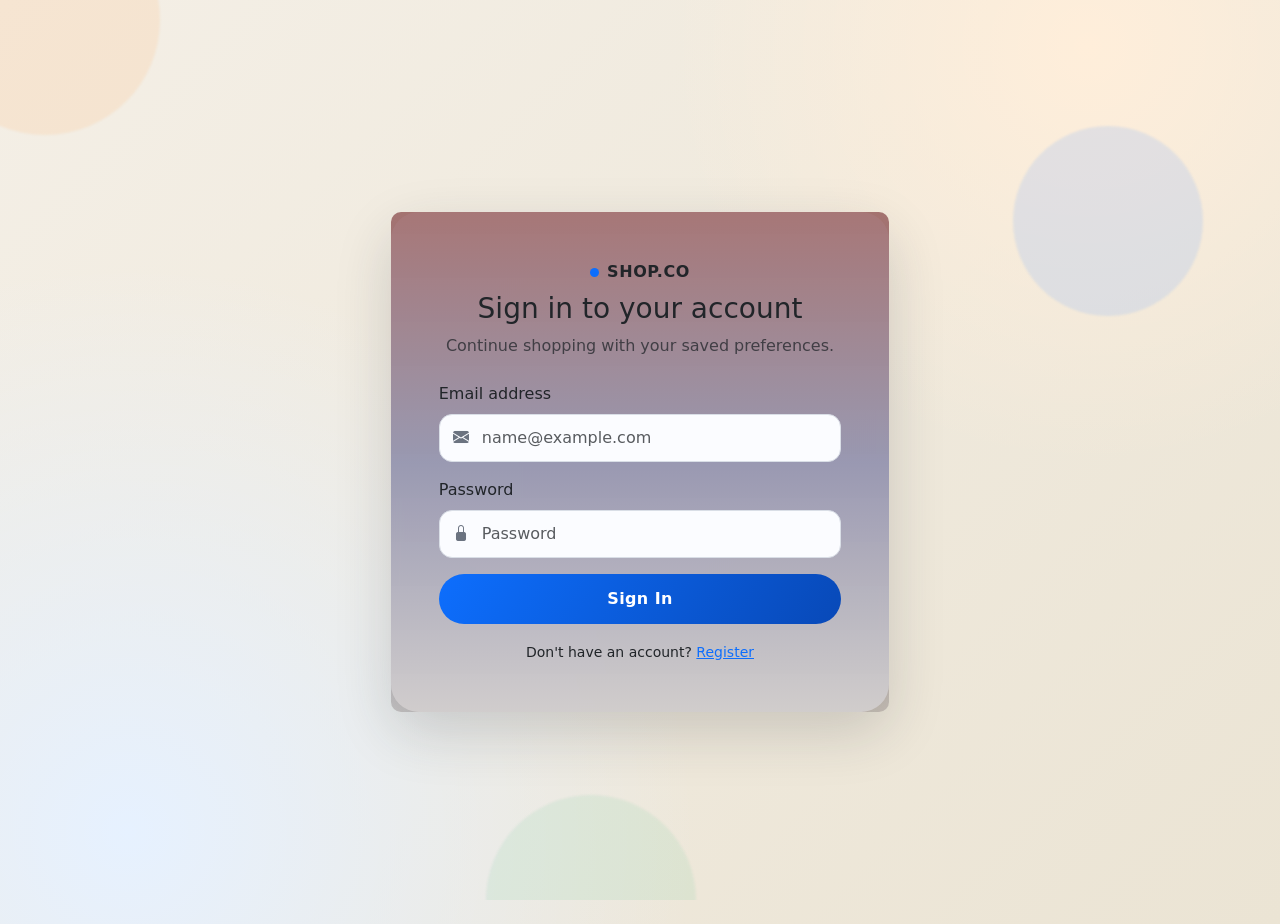
<file: account.html>
<!doctype html>
<html lang="en">
  <head>
    <meta charset="UTF-8" />
    <meta name="viewport" content="width=device-width, initial-scale=1.0" />
    <title>My Account | SHOP.CO</title>
    <link
      href="https://cdn.jsdelivr.net/npm/bootstrap@5.3.8/dist/css/bootstrap.min.css"
      rel="stylesheet"
      integrity="sha384-sRIl4kxILFvY47J16cr9ZwB07vP4J8+LH7qKQnuqkuIAvNWLzeN8tE5YBujZqJLB"
      crossorigin="anonymous"
    />
    <style>
      :root {
        --bg: #f6f1e8;
        --bg-soft: #ede6d8;
        --ink: #16181d;
        --muted: #6b7380;
        --card: rgba(255, 255, 255, 0.92);
        --line: #d9dee6;
        --danger: #dc3545;
      }

      body.account-page {
        margin: 0;
        min-height: 100vh;
        background:
          radial-gradient(circle at 12% 10%, #fff6e9 0%, transparent 38%),
          radial-gradient(circle at 88% 92%, #e8f0ff 0%, transparent 42%),
          linear-gradient(135deg, var(--bg), var(--bg-soft));
        color: var(--ink);
        overflow-x: hidden;
      }

      .account-background {
        position: fixed;
        inset: 0;
        pointer-events: none;
        z-index: 0;
      }

      .bg-circle {
        position: absolute;
        border-radius: 50%;
        opacity: 0.45;
        animation: floatCircle 12s ease-in-out infinite alternate;
      }

      .circle-a {
        width: 220px;
        height: 220px;
        top: -80px;
        left: -60px;
        background: rgba(255, 183, 120, 0.45);
      }

      .circle-b {
        width: 180px;
        height: 180px;
        right: 8%;
        top: 18%;
        background: rgba(123, 176, 255, 0.4);
        animation-delay: 1.8s;
      }

      .circle-c {
        width: 200px;
        height: 200px;
        left: 40%;
        bottom: -100px;
        background: rgba(124, 204, 163, 0.35);
        animation-delay: 3s;
      }

      .account-layout {
        position: relative;
        z-index: 1;
      }

      .account-card {
        max-width: 720px;
        margin: 0 auto;
        border: 1px solid var(--line);
        border-radius: 24px;
        background: var(--card);
        box-shadow: 0 20px 55px rgba(40, 46, 57, 0.15);
      }

      .account-title {
        font-weight: 700;
      }

      .account-subtitle {
        color: var(--muted);
      }

      .profile-row {
        display: grid;
        grid-template-columns: auto 1fr;
        align-items: center;
        gap: 16px;
      }

      .avatar-frame {
        width: 86px;
        height: 86px;
        border-radius: 50%;
        border: 2px solid #e4e8ef;
        background: #fff;
        display: grid;
        place-items: center;
        overflow: hidden;
      }

      .avatar-preview {
        width: 100%;
        height: 100%;
        object-fit: cover;
      }

      .avatar-fallback {
        width: 100%;
        height: 100%;
        display: grid;
        place-items: center;
        font-size: 1.6rem;
        font-weight: 700;
        color: #2f3642;
        background: linear-gradient(135deg, #f6efe6, #dfe8f9);
      }

      .form-control {
        height: 46px;
        border-radius: 12px;
      }

      .danger-note {
        border: 1px solid rgba(220, 53, 69, 0.25);
        background: rgba(220, 53, 69, 0.07);
        color: #842029;
        border-radius: 12px;
        padding: 12px 14px;
      }

      .action-grid {
        display: grid;
        gap: 10px;
      }

      .delete-btn {
        background: var(--danger);
        border-color: var(--danger);
      }

      @keyframes floatCircle {
        from {
          transform: translate3d(0, 0, 0) scale(1);
        }
        to {
          transform: translate3d(16px, -12px, 0) scale(1.08);
        }
      }

      @media (max-width: 576px) {
        .profile-row {
          grid-template-columns: 1fr;
          text-align: center;
        }

        .avatar-frame {
          margin: 0 auto;
        }
      }

      @media (prefers-reduced-motion: reduce) {
        .bg-circle {
          animation: none;
        }
      }
    </style>
  </head>
  <body class="account-page">
    <div class="account-background" aria-hidden="true">
      <span class="bg-circle circle-a"></span>
      <span class="bg-circle circle-b"></span>
      <span class="bg-circle circle-c"></span>
    </div>

    <main class="container account-layout py-5 min-vh-100 d-flex align-items-center">
      <section class="account-card p-4 p-md-5 w-100">
        <h1 class="account-title h3 mb-2">My Account</h1>
        <p class="account-subtitle mb-4">
          Edit your data, manage your photo, and control your account.
        </p>

        <div id="accountAlert" class="mb-3" aria-live="polite"></div>

        <form id="accountForm" class="needs-validation" novalidate>
          <div class="profile-row mb-4">
            <div class="avatar-frame" aria-hidden="true">
              <img id="profilePreview" class="avatar-preview" alt="" hidden />
              <span id="profileFallback" class="avatar-fallback">U</span>
            </div>

            <div>
              <label for="profileImageInput" class="form-label mb-1">Profile photo</label>
              <input
                type="file"
                id="profileImageInput"
                class="form-control"
                accept="image/*"
              />
              <div class="form-text">Optional. Max size 2MB.</div>
              <button
                id="removeImageBtn"
                type="button"
                class="btn btn-sm btn-outline-secondary mt-2"
              >
                Remove photo
              </button>
            </div>
          </div>

          <div class="mb-3">
            <label for="accountUsername" class="form-label">Username</label>
            <input
              type="text"
              id="accountUsername"
              class="form-control"
              minlength="3"
              maxlength="30"
              pattern="[A-Za-z][A-Za-z0-9_]{2,29}"
              required
            />
            <div class="invalid-feedback">
              Username must start with a letter and be 3-30 characters.
            </div>
          </div>

          <div class="mb-3">
            <label for="accountEmail" class="form-label">Email</label>
            <input
              type="email"
              id="accountEmail"
              class="form-control"
              pattern="[^\s@]+@[^\s@]+\.[^\s@]{2,}"
              required
            />
            <div class="invalid-feedback">Please enter a valid email.</div>
          </div>

          <div class="mb-4">
            <label for="accountPhone" class="form-label">Phone</label>
            <input
              type="tel"
              id="accountPhone"
              class="form-control"
              inputmode="numeric"
              maxlength="11"
              pattern="01[0125][0-9]{8}"
              required
            />
            <div class="invalid-feedback">
              Phone must be Egyptian mobile: 010/011/012/015 + 8 digits.
            </div>
          </div>

          <button id="saveChangesBtn" type="submit" class="btn btn-primary w-100 mb-4">
            Save changes
          </button>
        </form>

        <div class="danger-note mb-3">
          Deleting your account is permanent and cannot be undone.
        </div>

        <div class="action-grid">
          <a class="btn btn-outline-secondary" href="index.html">Back to Home</a>
          <button id="signOutBtn" class="btn btn-dark" type="button">Sign out</button>
          <button id="deleteAccountBtn" class="btn btn-danger delete-btn" type="button">
            Delete account
          </button>
        </div>
      </section>
    </main>

    <script type="module" src="js/pages/account.js"></script>
  </body>
</html>
</file>
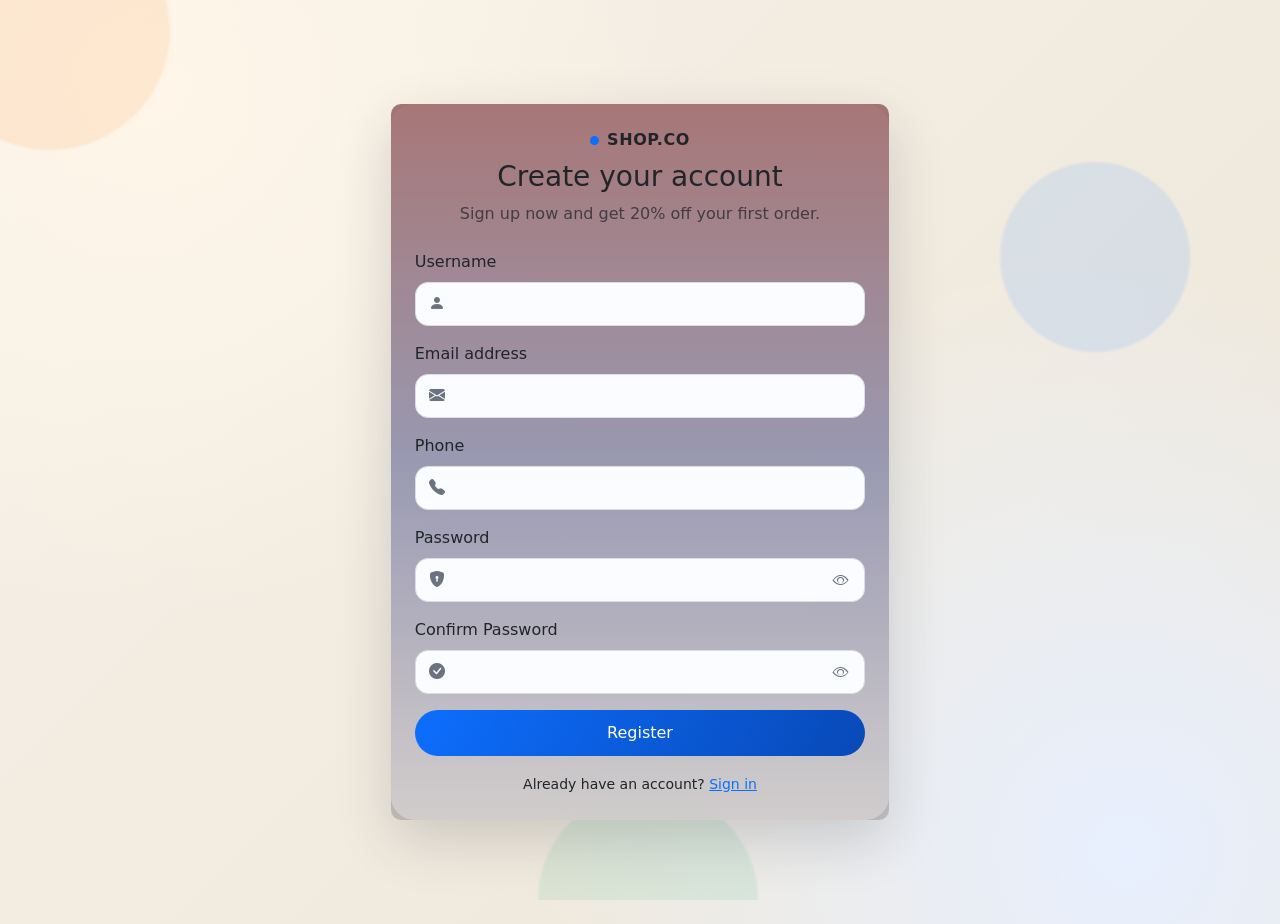
<file: register.html>
<!doctype html>
<html lang="en">
  <head>
    <meta charset="UTF-8" />
    <meta name="viewport" content="width=device-width, initial-scale=1.0" />
    <title>Register | SHOP.CO</title>
    <link
      href="https://cdn.jsdelivr.net/npm/bootstrap@5.3.8/dist/css/bootstrap.min.css"
      rel="stylesheet"
      integrity="sha384-sRIl4kxILFvY47J16cr9ZwB07vP4J8+LH7qKQnuqkuIAvNWLzeN8tE5YBujZqJLB"
      crossorigin="anonymous"
    />
    <link
      rel="stylesheet"
      href="https://cdn.jsdelivr.net/npm/bootstrap-icons@1.11.3/font/bootstrap-icons.min.css"
    />
    <style>
      :root {
        --bg: #f6f1e8;
        --bg-soft: #ede6d8;
        --ink: #16181d;
        --muted: #6b7380;
        --card: rgba(255, 255, 255, 0.9);
        --line: #d9dee6;
        --brand: #0d6efd;
        --brand-strong: #0849b8;
        --accent: #198754;
      }

      * {
        box-sizing: border-box;
      }
      .card-body {
        border-radius: 10px;
        background: linear-gradient(
          rgba(145, 85, 85, 0.801),
          rgba(77, 77, 121, 0.573),
          rgba(124, 113, 113, 0.345)
        );
      }

      body.auth-page {
        margin: 0;
        min-height: 100vh;
        background:
          radial-gradient(circle at 12% 10%, #fff6e9 0%, transparent 38%),
          radial-gradient(circle at 88% 92%, #e8f0ff 0%, transparent 42%),
          linear-gradient(135deg, var(--bg), var(--bg-soft));
        color: var(--ink);
        overflow-x: hidden;
      }

      .auth-background {
        position: fixed;
        inset: 0;
        pointer-events: none;
        z-index: 0;
        overflow: hidden;
      }

      .bg-circle {
        position: absolute;
        border-radius: 50%;
        opacity: 0.5;
        filter: blur(1px);
        animation: floatCircle 12s ease-in-out infinite alternate;
      }

      .circle-a {
        width: 240px;
        height: 240px;
        top: -90px;
        left: -70px;
        background: rgba(255, 183, 120, 0.45);
      }

      .circle-b {
        width: 190px;
        height: 190px;
        right: 7%;
        top: 18%;
        background: rgba(123, 176, 255, 0.4);
        animation-delay: 1.8s;
      }

      .circle-c {
        width: 220px;
        height: 220px;
        left: 42%;
        bottom: -110px;
        background: rgba(124, 204, 163, 0.35);
        animation-delay: 3.2s;
      }

      .auth-layout {
        position: relative;
        z-index: 1;
      }

      .auth-card {
        background: var(--card);
        backdrop-filter: blur(5px);
        border-radius: 24px;
        box-shadow: 0 20px 55px rgba(40, 46, 57, 0.18);
      }

      .brand-head {
        display: flex;
        align-items: center;
        justify-content: center;
        gap: 8px;
        margin-bottom: 8px;
        font-weight: 700;
        letter-spacing: 0.6px;
      }

      .brand-dot {
        width: 9px;
        height: 9px;
        border-radius: 50%;
        background: var(--brand);
      }

      .field-with-icon {
        position: relative;
      }

      .field-with-icon .field-icon {
        position: absolute;
        left: 14px;
        top: 50%;
        transform: translateY(-50%);
        color: var(--muted);
        font-size: 16px;
        pointer-events: none;
        z-index: 2;
        transition: color 0.2s ease;
      }

      .field-with-icon .form-control {
        height: 44px;
        border-radius: 13px;
        padding-left: 42px;
        border: 1px solid var(--line);
        background: #fbfcff;
        transition:
          border-color 0.2s ease,
          box-shadow 0.2s ease,
          background-color 0.2s ease;
      }

      .field-with-icon .form-control:hover {
        background: #fff;
        border-color: #c8d0db;
      }

      .field-with-icon .form-control:focus {
        border-color: var(--brand);
        box-shadow: 0 0 0 4px rgba(13, 110, 253, 0.12);
      }

      .field-with-icon:focus-within .field-icon {
        color: var(--brand);
      }

      .field-with-icon .invalid-feedback {
        padding-left: 2px;
      }

      .field-with-icon.has-password-toggle .form-control {
        padding-right: 46px;
      }

      .password-toggle {
        position: absolute;
        right: 10px;
        top: 9px;
        width: 28px;
        height: 28px;
        border: 0;
        padding: 0;
        margin: 0;
        display: grid;
        place-items: center;
        border-radius: 8px;
        background: transparent;
        color: var(--muted);
        z-index: 3;
        cursor: pointer;
        transition:
          color 0.2s ease,
          background-color 0.2s ease;
      }

      .password-toggle:hover {
        color: var(--brand-strong);
        background: rgba(29, 78, 216, 0.1);
      }

      .password-toggle:focus-visible {
        outline: 0;
        box-shadow: 0 0 0 3px rgba(13, 110, 253, 0.2);
      }

      .register-submit-btn {
        position: relative;
        height: 46px;
        border-radius: 999px;
        overflow: hidden;
        background: linear-gradient(120deg, var(--brand), var(--brand-strong));
        border: none;
        transition:
          transform 0.2s ease,
          filter 0.2s ease;
      }

      .register-submit-btn:hover {
        transform: translateY(-1px);
        filter: brightness(1.05);
      }

      .register-submit-btn .btn-label,
      .register-submit-btn .btn-loader {
        position: absolute;
        inset: 0;
        display: grid;
        place-items: center;
        transition:
          opacity 0.25s ease,
          transform 0.25s ease;
      }

      .register-submit-btn .btn-label {
        opacity: 1;
        transform: translateY(0);
      }

      .register-submit-btn .btn-loader {
        opacity: 0;
        transform: translateY(8px);
      }

      .register-submit-btn.is-loading .btn-label,
      .register-submit-btn.is-success .btn-label {
        opacity: 0;
        transform: translateY(-8px);
      }

      .register-submit-btn.is-loading .btn-loader,
      .register-submit-btn.is-success .btn-loader {
        opacity: 1;
        transform: translateY(0);
      }

      .register-submit-btn .btn-loader::before {
        content: "";
        width: 20px;
        height: 20px;
        border-radius: 50%;
        border: 2px solid rgba(255, 255, 255, 0.35);
        border-top-color: #fff;
        animation: submitSpin 0.8s linear infinite;
      }

      .register-submit-btn.is-success {
        background: var(--accent);
      }

      .register-submit-btn.is-success .btn-loader::before {
        width: 18px;
        height: 10px;
        border: 0;
        border-left: 3px solid #fff;
        border-bottom: 3px solid #fff;
        border-radius: 1px;
        transform: rotate(-45deg);
        animation: none;
      }

      .success-overlay {
        position: fixed;
        inset: 0;
        z-index: 9999;
        display: grid;
        place-items: center;
        padding: 20px;
        background: rgba(14, 19, 30, 0.5);
        backdrop-filter: blur(4px);
        opacity: 0;
        pointer-events: none;
        transition: opacity 0.35s ease;
      }

      .success-overlay.show {
        opacity: 1;
      }

      .success-card {
        width: min(420px, 100%);
        background: #fff;
        border-radius: 20px;
        padding: 28px;
        text-align: center;
        box-shadow: 0 20px 60px rgba(0, 0, 0, 0.2);
        transform: translateY(14px) scale(0.95);
        animation: successCardIn 0.45s ease forwards;
      }

      .success-icon {
        width: 76px;
        height: 76px;
        margin: 0 auto 16px;
        border-radius: 50%;
        background: radial-gradient(circle at 30% 30%, #7ce5a1, #1f9f57);
        display: grid;
        place-items: center;
        color: #fff;
        font-size: 34px;
        font-weight: 700;
        box-shadow: 0 12px 30px rgba(31, 159, 87, 0.35);
        position: relative;
      }

      .success-icon::after {
        content: "";
        position: absolute;
        inset: -10px;
        border-radius: 50%;
        border: 2px solid rgba(31, 159, 87, 0.25);
        animation: successPulse 1.2s ease-out infinite;
      }

      .success-title {
        margin: 0;
        font-size: 1.35rem;
        font-weight: 700;
        color: #101826;
      }

      .success-subtitle {
        margin: 8px 0 0;
        color: #566175;
      }

      @keyframes submitSpin {
        to {
          transform: rotate(360deg);
        }
      }

      @keyframes successCardIn {
        to {
          transform: translateY(0) scale(1);
        }
      }

      @keyframes successPulse {
        from {
          opacity: 1;
          transform: scale(0.82);
        }
        to {
          opacity: 0;
          transform: scale(1.18);
        }
      }

      @keyframes floatCircle {
        from {
          transform: translate3d(0, 0, 0) scale(1);
        }
        to {
          transform: translate3d(16px, -12px, 0) scale(1.08);
        }
      }

      @media (max-width: 767px) {
        .auth-card .card-body {
          padding: 1.4rem !important;
        }
      }

      @media (prefers-reduced-motion: reduce) {
        .bg-circle,
        .register-submit-btn,
        .register-submit-btn .btn-label,
        .register-submit-btn .btn-loader,
        .success-overlay,
        .success-card,
        .success-icon::after {
          transition: none;
          animation: none;
        }
      }
    </style>
  </head>
  <body class="auth-page">
    <div class="auth-background" aria-hidden="true">
      <span class="bg-circle circle-a"></span>
      <span class="bg-circle circle-b"></span>
      <span class="bg-circle circle-c"></span>
    </div>

    <div class="container auth-layout py-4">
      <div class="row justify-content-center align-items-center min-vh-100 g-4">
        <div class="col-12 col-xl-11">
          <div class="row justify-content-center">
            <div class="col-12 col-lg-8 col-xl-6">
              <div class="card auth-card border-0 h-100">
                <div
                  class="card-body p-3 p-md-4 d-flex flex-column justify-content-center"
                >
                  <div class="brand-head">
                    <span class="brand-dot"></span> SHOP.CO
                  </div>
                  <h1 class="h3 mb-2 text-center">Create your account</h1>
                  <p class="text-muted text-center mb-4">
                    Sign up now and get 20% off your first order.
                  </p>

                  <form class="needs-validation" novalidate>
                    <div class="mb-3">
                      <label for="username" class="form-label">Username</label>
                      <div class="field-with-icon">
                        <i
                          class="bi bi-person-fill field-icon"
                          aria-hidden="true"
                        ></i>
                        <input
                          type="text"
                          class="form-control"
                          id="username"
                          name="username"
                          autocomplete="username"
                          minlength="3"
                          maxlength="30"
                          pattern="[A-Za-z][A-Za-z0-9_]{2,29}"
                          required
                        />
                        <div class="invalid-feedback">
                          Username must start with a letter and be 3-30
                          characters.
                        </div>
                      </div>
                    </div>

                    <div class="mb-3">
                      <label for="email" class="form-label"
                        >Email address</label
                      >
                      <div class="field-with-icon">
                        <i
                          class="bi bi-envelope-fill field-icon"
                          aria-hidden="true"
                        ></i>
                        <input
                          type="email"
                          class="form-control"
                          id="email"
                          name="email"
                          autocomplete="email"
                          pattern="[^\s@]+@[^\s@]+\.[^\s@]{2,}"
                          required
                        />
                        <div class="invalid-feedback">
                          Please provide a valid email.
                        </div>
                      </div>
                    </div>

                    <div class="mb-3">
                      <label for="phone" class="form-label">Phone</label>
                      <div class="field-with-icon">
                        <i
                          class="bi bi-telephone-fill field-icon"
                          aria-hidden="true"
                        ></i>
                        <input
                          type="tel"
                          class="form-control"
                          id="phone"
                          name="phone"
                          autocomplete="tel"
                          inputmode="numeric"
                          maxlength="11"
                          pattern="01[0125][0-9]{8}"
                          title="Egyptian mobile only: 010 or 011 or 012 or 015 then 8 digits."
                          required
                        />
                        <div class="invalid-feedback">
                          Phone must be Egyptian mobile: 010/011/012/015 + 8
                          digits.
                        </div>
                      </div>
                    </div>

                    <div class="mb-3">
                      <label for="password" class="form-label">Password</label>
                      <div class="field-with-icon has-password-toggle">
                        <i
                          class="bi bi-shield-lock-fill field-icon"
                          aria-hidden="true"
                        ></i>
                        <input
                          type="password"
                          class="form-control"
                          id="password"
                          name="password"
                          autocomplete="new-password"
                          pattern="(?=.*[a-z])(?=.*[A-Z])(?=.*\d).{8,}"
                          required
                        />
                        <div class="invalid-feedback">
                          Password must be at least 8 characters with upper,
                          lower, and number.
                        </div>
                        <button
                          type="button"
                          class="password-toggle"
                          data-target="password"
                          aria-label="Show password"
                        >
                          <i class="bi bi-eye" aria-hidden="true"></i>
                        </button>
                      </div>
                    </div>

                    <div class="mb-3">
                      <label for="passwordconfirm" class="form-label"
                        >Confirm Password</label
                      >
                      <div class="field-with-icon has-password-toggle">
                        <i
                          class="bi bi-check-circle-fill field-icon"
                          aria-hidden="true"
                        ></i>
                        <input
                          type="password"
                          class="form-control"
                          id="passwordconfirm"
                          name="passwordconfirm"
                          autocomplete="new-password"
                          required
                        />
                        <div class="invalid-feedback">
                          Passwords must match.
                        </div>
                        <button
                          type="button"
                          class="password-toggle"
                          data-target="passwordconfirm"
                          aria-label="Show password"
                        >
                          <i class="bi bi-eye" aria-hidden="true"></i>
                        </button>
                      </div>
                    </div>

                    <button
                      type="submit"
                      class="btn btn-primary w-100 register-submit-btn"
                    >
                      <span class="btn-label">Register</span>
                      <span class="btn-loader" aria-hidden="true"></span>
                    </button>
                  </form>

                  <div class="text-center mt-3">
                    <small>
                      Already have an account?
                      <a href="signin.html">Sign in</a>
                    </small>
                  </div>
                </div>
              </div>
            </div>
          </div>
        </div>
      </div>
    </div>

    <div class="success-overlay" id="registerSuccessOverlay" aria-hidden="true">
      <div class="success-card">
        <div class="success-icon" aria-hidden="true">&#10003;</div>
        <h2 class="success-title">Account Created Successfully</h2>
        <p class="success-subtitle">Preparing your shopping home page...</p>
      </div>
    </div>

    <script
      src="https://cdn.jsdelivr.net/npm/bootstrap@5.3.8/dist/js/bootstrap.bundle.min.js"
      integrity="sha384-8d1+zG6clSRsKPAjxFIMjh0h4VjAomfsZyny6j6bR+hi7YdpT+4or4XGOQm49KQ5"
      crossorigin="anonymous"
    ></script>
    <script type="module" src="js/pages/register.js"></script>
  </body>
</html>
</file>
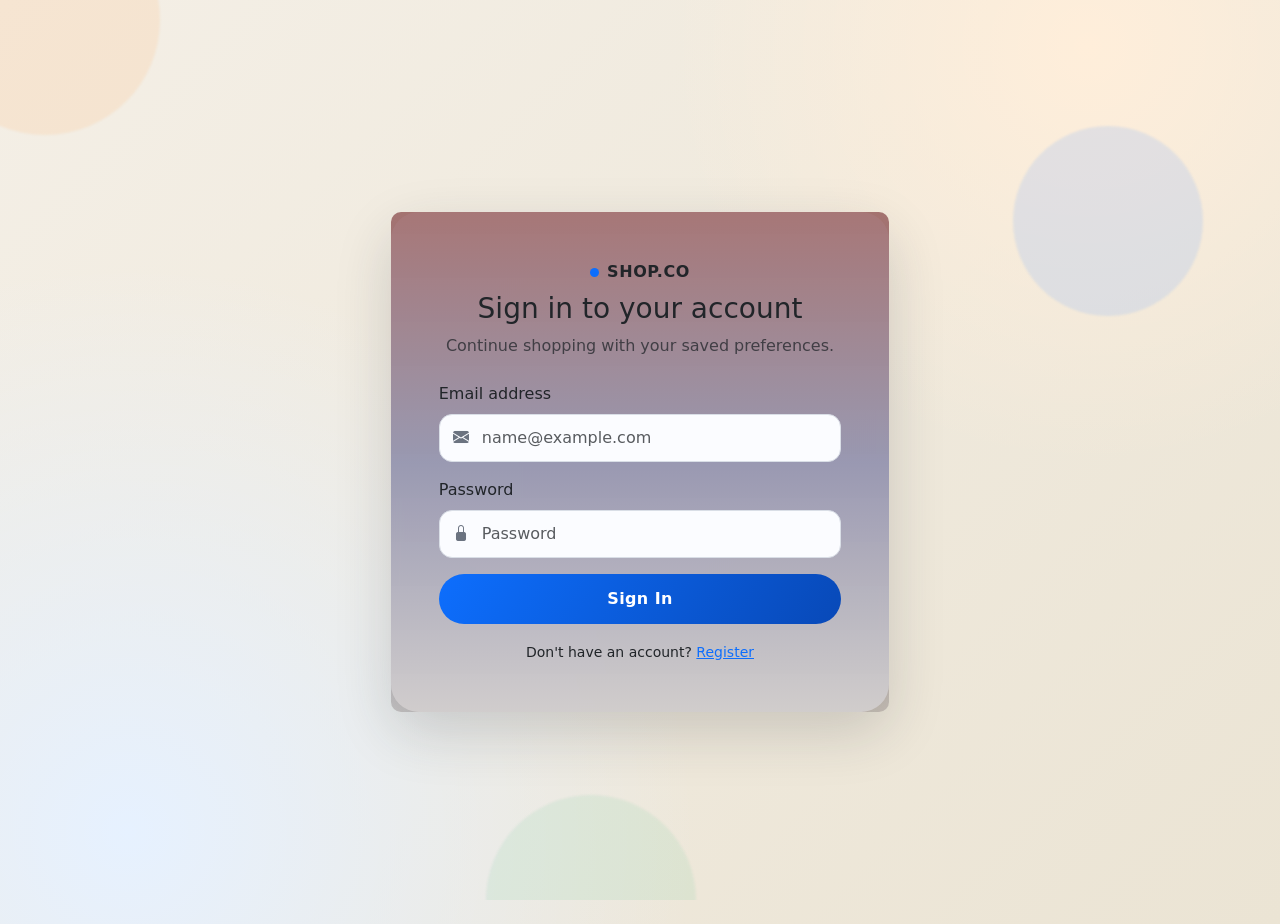
<file: signin.html>
<!doctype html>
<html lang="en">
  <head>
    <meta charset="UTF-8" />
    <meta name="viewport" content="width=device-width, initial-scale=1.0" />
    <title>Sign In | SHOP.CO</title>
    <link
      href="https://cdn.jsdelivr.net/npm/bootstrap@5.3.8/dist/css/bootstrap.min.css"
      rel="stylesheet"
      integrity="sha384-sRIl4kxILFvY47J16cr9ZwB07vP4J8+LH7qKQnuqkuIAvNWLzeN8tE5YBujZqJLB"
      crossorigin="anonymous"
    />
    <link
      rel="stylesheet"
      href="https://cdn.jsdelivr.net/npm/bootstrap-icons@1.11.3/font/bootstrap-icons.min.css"
    />
    <style>
      :root {
        --bg: #f4efe6;
        --bg-soft: #ebe4d4;
        --ink: #16181d;
        --muted: #6b7380;
        --card: rgba(255, 255, 255, 0.9);
        --line: #d9dee6;
        --brand: #0d6efd;
        --brand-strong: #0849b8;
      }

      body.auth-page {
        margin: 0;
        min-height: 100vh;
        background:
          radial-gradient(circle at 85% 5%, #ffeeda 0%, transparent 30%),
          radial-gradient(circle at 10% 90%, #e6f1ff 0%, transparent 40%),
          linear-gradient(135deg, var(--bg), var(--bg-soft));
        color: var(--ink);
        overflow-x: hidden;
      }

      .auth-background {
        position: fixed;
        inset: 0;
        pointer-events: none;
        z-index: 0;
        overflow: hidden;
      }

      .bg-circle {
        position: absolute;
        border-radius: 50%;
        opacity: 0.48;
        filter: blur(1px);
        animation: floatCircle 12s ease-in-out infinite alternate;
      }

      .circle-a {
        width: 230px;
        height: 230px;
        top: -95px;
        left: -70px;
        background: rgba(255, 190, 132, 0.42);
      }

      .circle-b {
        width: 190px;
        height: 190px;
        right: 6%;
        top: 14%;
        background: rgba(126, 174, 255, 0.4);
        animation-delay: 1.6s;
      }

      .circle-c {
        width: 210px;
        height: 210px;
        left: 38%;
        bottom: -105px;
        background: rgba(135, 208, 169, 0.32);
        animation-delay: 3s;
      }

      .auth-layout {
        position: relative;
        z-index: 1;
      }

      .auth-card {
        background: var(--card);
        border-radius: 28px;
        border: 0;
        backdrop-filter: blur(6px);
        box-shadow: 0 20px 55px rgba(40, 46, 57, 0.18);
      }

      .auth-card .card-body {
        border-radius: 10px;
        background: linear-gradient(
          rgba(145, 85, 85, 0.801),
          rgba(77, 77, 121, 0.573),
          rgba(124, 113, 113, 0.345)
        );
      }

      .brand-head {
        display: flex;
        align-items: center;
        justify-content: center;
        gap: 8px;
        margin-bottom: 8px;
        font-weight: 700;
        letter-spacing: 0.6px;
      }

      .brand-dot {
        width: 9px;
        height: 9px;
        border-radius: 50%;
        background: var(--brand);
      }

      .field-with-icon {
        position: relative;
      }

      .field-with-icon .field-icon {
        position: absolute;
        left: 14px;
        top: 50%;
        transform: translateY(-50%);
        color: var(--muted);
        font-size: 16px;
        pointer-events: none;
        z-index: 2;
        transition: color 0.2s ease;
      }

      .field-with-icon .form-control {
        height: 48px;
        border-radius: 13px;
        padding-left: 42px;
        border: 1px solid var(--line);
        background: #fbfcff;
      }

      .field-with-icon .form-control:focus {
        border-color: var(--brand);
        box-shadow: 0 0 0 4px rgba(13, 110, 253, 0.12);
      }

      .field-with-icon:focus-within .field-icon {
        color: var(--brand);
      }

      .signin-btn {
        height: 50px;
        border-radius: 999px;
        border: 0;
        background: linear-gradient(120deg, var(--brand), var(--brand-strong));
        font-weight: 600;
        letter-spacing: 0.4px;
      }

      #signinAlert .alert {
        border-radius: 12px;
      }

      @keyframes floatCircle {
        from {
          transform: translate3d(0, 0, 0) scale(1);
        }
        to {
          transform: translate3d(15px, -11px, 0) scale(1.08);
        }
      }

      @media (max-width: 767px) {
        .auth-card .card-body {
          padding: 1.4rem !important;
        }
      }

      @media (prefers-reduced-motion: reduce) {
        .bg-circle {
          animation: none;
        }
      }
    </style>
  </head>
  <body class="auth-page">
    <div class="auth-background" aria-hidden="true">
      <span class="bg-circle circle-a"></span>
      <span class="bg-circle circle-b"></span>
      <span class="bg-circle circle-c"></span>
    </div>

    <div class="container auth-layout py-4">
      <div class="row justify-content-center align-items-center min-vh-100 g-4">
        <div class="col-12 col-xl-11">
          <div class="row justify-content-center">
            <div class="col-12 col-lg-8 col-xl-6">
              <div class="card auth-card h-100">
                <div
                  class="card-body p-4 p-md-5 d-flex flex-column justify-content-center"
                >
                  <div class="brand-head">
                    <span class="brand-dot"></span> SHOP.CO
                  </div>
                  <h1 class="h3 mb-2 text-center">Sign in to your account</h1>
                  <p class="text-muted text-center mb-4">
                    Continue shopping with your saved preferences.
                  </p>

                  <div id="signinAlert"></div>

                  <form class="needs-validation" novalidate>
                    <div class="mb-3">
                      <label for="email" class="form-label"
                        >Email address</label
                      >
                      <div class="field-with-icon">
                        <i
                          class="bi bi-envelope-fill field-icon"
                          aria-hidden="true"
                        ></i>
                        <input
                          type="email"
                          class="form-control"
                          id="email"
                          placeholder="name@example.com"
                          autocomplete="email"
                          pattern="[^\s@]+@[^\s@]+\.[^\s@]{2,}"
                          required
                        />
                        <div class="invalid-feedback">
                          Please enter a valid email.
                        </div>
                      </div>
                    </div>

                    <div class="mb-3">
                      <label for="password" class="form-label">Password</label>
                      <div class="field-with-icon">
                        <i
                          class="bi bi-lock-fill field-icon"
                          aria-hidden="true"
                        ></i>
                        <input
                          type="password"
                          class="form-control"
                          id="password"
                          placeholder="Password"
                          required
                        />
                        <div class="invalid-feedback">
                          Please enter your password.
                        </div>
                      </div>
                    </div>

                    <button
                      type="submit"
                      class="btn btn-primary w-100 signin-btn"
                    >
                      Sign In
                    </button>
                  </form>

                  <div class="text-center mt-3">
                    <small>
                      Don't have an account?
                      <a href="register.html">Register</a>
                    </small>
                  </div>
                </div>
              </div>
            </div>
          </div>
        </div>
      </div>
    </div>

    <script
      src="https://cdn.jsdelivr.net/npm/bootstrap@5.3.8/dist/js/bootstrap.bundle.min.js"
      integrity="sha384-8d1+zG6clSRsKPAjxFIMjh0h4VjAomfsZyny6j6bR+hi7YdpT+4or4XGOQm49KQ5"
      crossorigin="anonymous"
    ></script>
    <script type="module" src="js/pages/signin.js"></script>
  </body>
</html>
</file>
